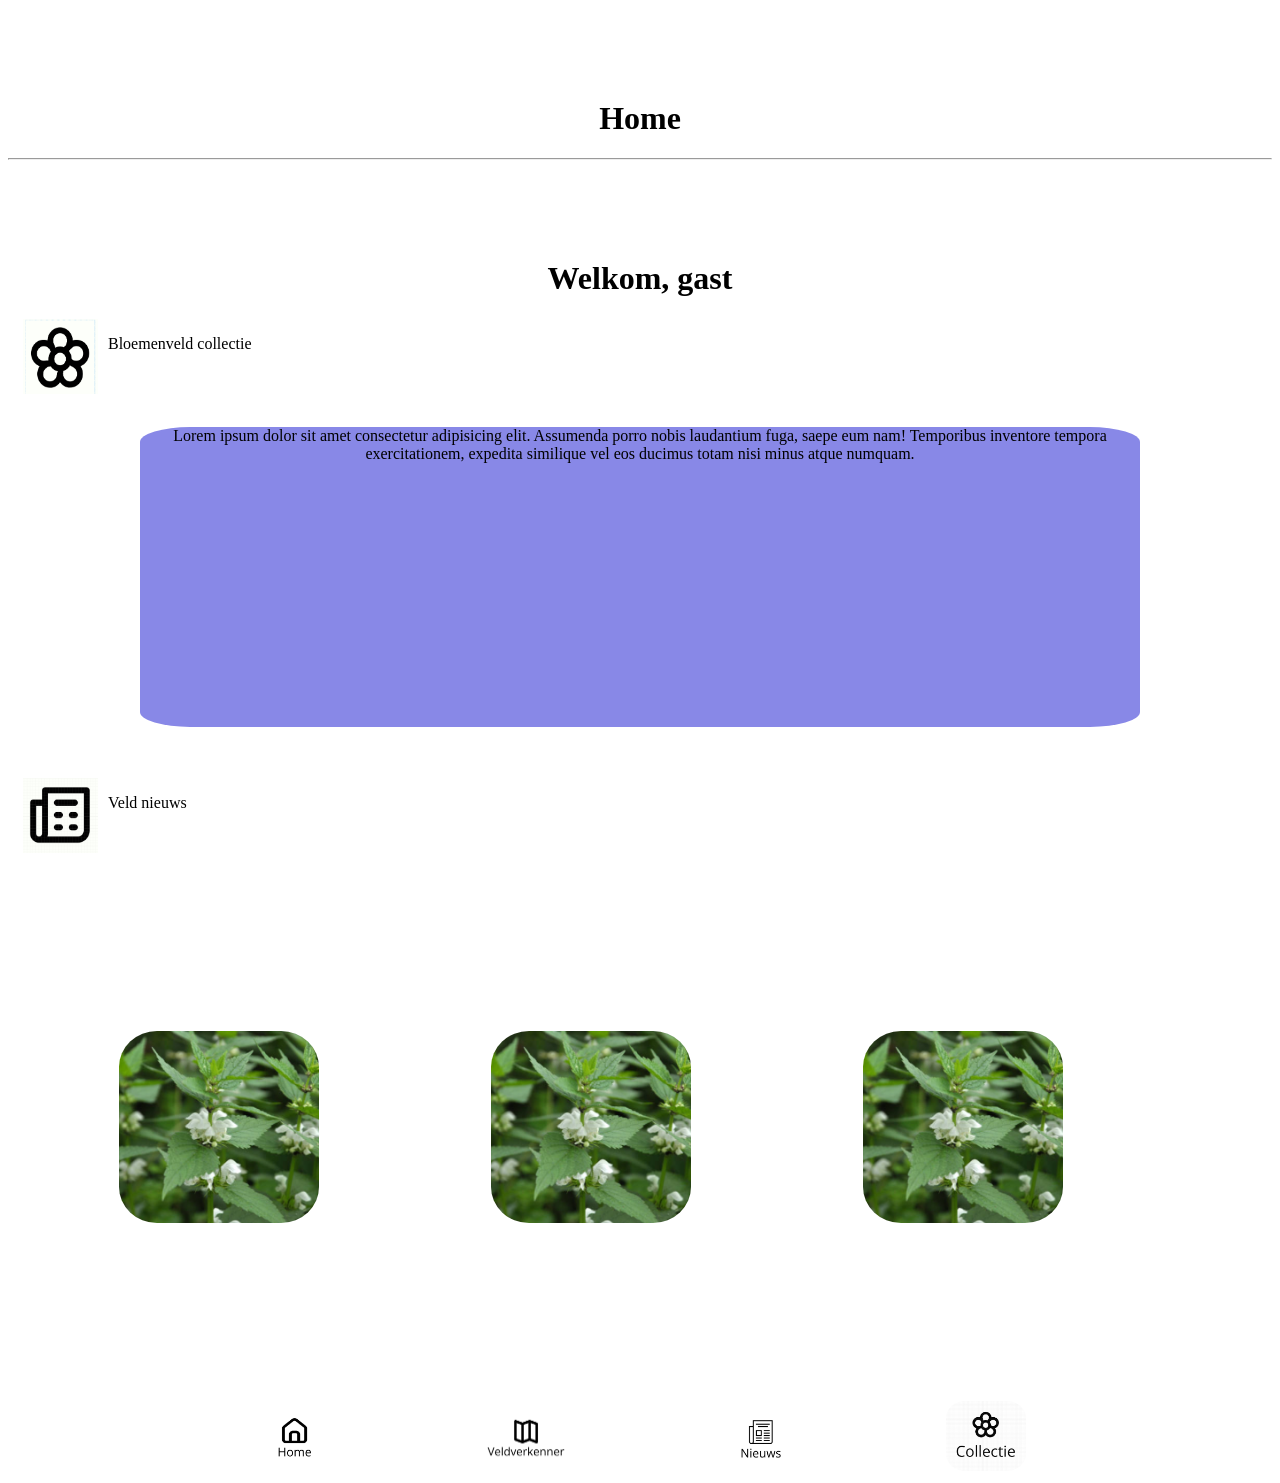
<file: index.html>
<!DOCTYPE html>
<html lang="en">
<head>
    <meta charset="UTF-8">
    <meta name="viewport" content="width=, initial-scale=1.0">
    <title>Homepage
    </title>
    <link rel="stylesheet" href="CSS/styles.css">
</head>
<body>
    <header>
        
        <h1>Home</h1>
    </header>

    <hr>
    <main>
        <h1 class="welkom">Welkom, gast</h1>

        <div class="BC">
           <img class="logo" src="Images/Logo.PNG"> 
           <p>Bloemenveld collectie</p>
        </div>
        <br>

           <div class="box">Lorem ipsum dolor sit amet consectetur adipisicing elit. Assumenda porro nobis laudantium fuga, saepe eum nam! Temporibus inventore tempora exercitationem, expedita similique vel eos ducimus totam nisi minus atque numquam.</div>
<br>
<br>
<div class="veld-nieuws">
    <img class="icon2" src="Images/veldkenner.PNG">
    <p>Veld nieuws</p>
</div>


<div class="carousel">
  <div class="carousel-track">
    <div class="group">
       <a href="https://coffeecompany.nl/locations/wibautstraat-7/">
    <div class="card"><img class="spots" src="Images/Header.PNG" alt="image of a coffee spot"></div>
</a>

<a href="https://hvana.nl/nieuws/dit-zijn-de-plekken-om-te-chillen-op-de-campus">
    <div class="card"><img class="spots" src="Images/Header.PNG" alt="image of a business building"></div>
</a>

<a href="https://www.hva.nl/locaties/wibauthuis-bibliotheek">
    <div class="card"><img class="spots" src="Images/Header.PNG" alt="image of a library"></div>
</a>

<a href="https://www.hva.nl/locaties/benno-premselahuis">
    <div class="card"><img class="spots" src="Images/Header.PNG" alt="image of the BPH house"></div>
</a>

<a href="https://www.hva.nl/locaties/jakoba-mulderhuis">
    <div class="card"><img class="spots" src="Images/Header.PNG" alt="image of the JMH house"></div>
</a>

<div class="group">

    <a href="https://www.youtube.com/watch?v=Q81r0pHQcbk">
        <div class="card"><img class="spots" src="Images/Header.PNG" alt="Image of Leeuwenburg building HvA"></div>
    </a>

    <a href="https://hvana.nl/nieuws/dit-zijn-de-plekken-om-te-chillen-op-de-campus">
        <div class="card"><img class="spots" src="Images/Header.PNG" alt="Image of SportCampusMeurerhuis"></div>
    </a>

    <a href="https://hvana.nl/nieuws/dit-zijn-de-plekken-om-te-chillen-op-de-campus">
        <div class="card"><img class="spots" src="Images/Header.PNG" alt="Image of NicotulpHuis"></div>
    </a>

    <a href="https://www.hva.nl/locaties/theo-thijssenhuis">
        <div class="card"><img class="spots" src="Images/Header.PNG" alt="Image of FoodSpot Wibauthuis"></div>
    </a>

    <a href="https://cafefest.nl/">
        <div class="card"><img class="spots" src="Images/Header.PNG" alt="Image of CafeFest"></div>
    </a>

</div>

<!-- Duplicate so it loops seamlessly -->

<div class="group" aria-hidden="true">

    <a href="https://coffeecompany.nl/locations/wibautstraat-7/" tabindex="-1">
        <div class="card"><img class="spots" src="Images/Header.PNG" alt="" loading="lazy" decoding="async"></div>
    </a>

    <a href="https://hvana.nl/nieuws/dit-zijn-de-plekken-om-te-chillen-op-de-campus" tabindex="-1">
        <div class="card"><img class="spots" src="Images/Header.PNG" alt="" loading="lazy" decoding="async"></div>
    </a>

    <a href="https://www.hva.nl/locaties/wibauthuis-bibliotheek" tabindex="-1">
        <div class="card"><img class="spots" src="Images/Header.PNG" alt="" loading="lazy" decoding="async"></div>
    </a>

    <a href="https://www.hva.nl/locaties/benno-premselahuis" tabindex="-1">
        <div class="card"><img class="spots" src="Images/Header.PNG" alt="" loading="lazy" decoding="async"></div>
    </a>

    <a href="https://www.hva.nl/locaties/jakoba-mulderhuis" tabindex="-1">
        <div class="card"><img class="spots" src="Images/Header.PNG" alt="" loading="lazy" decoding="async"></div>
    </a>

</div>

<div class="group" aria-hidden="true">

    <a href="https://www.youtube.com/watch?v=Q81r0pHQcbk" tabindex="-1">
        <div class="card"><img class="spots" src="Images/Header.PNG" alt="" loading="lazy" decoding="async"></div>
    </a>

    <a href="https://hvana.nl/nieuws/dit-zijn-de-plekken-om-te-chillen-op-de-campus" tabindex="-1">
        <div class="card"><img class="spots" src="Images/Header.PNG" alt="" loading="lazy" decoding="async"></div>
    </a>

    <a href="https://hvana.nl/nieuws/dit-zijn-de-plekken-om-te-chillen-op-de-campus" tabindex="-1">
        <div class="card"><img class="spots" src="Images/Header.PNG" alt="" loading="lazy" decoding="async"></div>
    </a>

    <a href="https://www.hva.nl/locaties/theo-thijssenhuis" tabindex="-1">
        <div class="card"><img class="spots" src="Images/Header.PNG" alt="" loading="lazy" decoding="async"></div>
    </a>

    <a href="https://cafefest.nl/" tabindex="-1">
        <div class="card"><img class="spots" src="Images/Header.PNG" alt="" loading="lazy" decoding="async"></div>
    </a>

</div>
    </div>
    
</div>
    </main>

    <footer class="navfooter">
        <a href="index.html" class="nav item">
            <img class="NF" src="Images/Home.PNG">
        </a>

        <a href="veldverkenner.html" class="nav item">
            <img class="NG" src="Images/Veldverkenner.PNG">
        </a>

        <a href="" class="nav item">
            <img class="NF" src="Images/news.PNG">
        </a>

        <a href="collectie.html" class="nav item">
            <img class="NF" src="Images/collectie.PNG">
        </a>


    </footer>
</body>
</html>
</file>
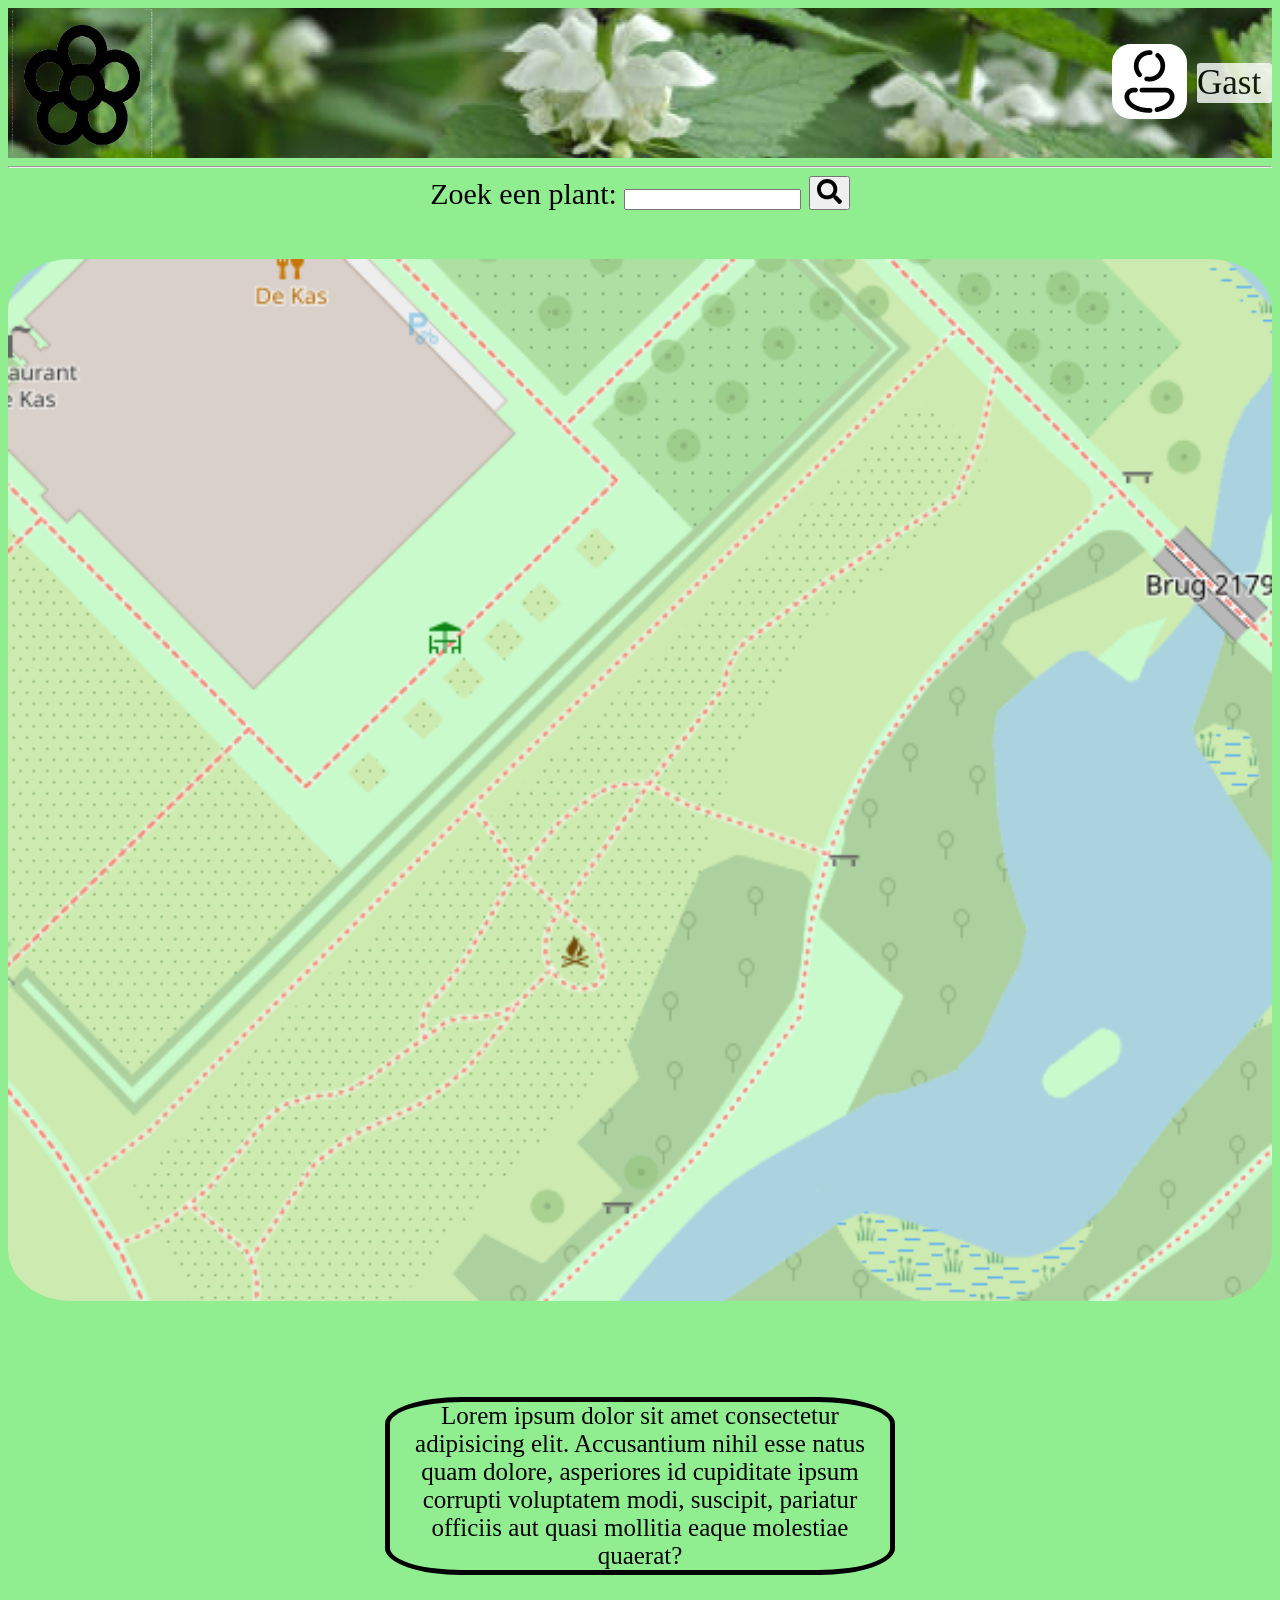
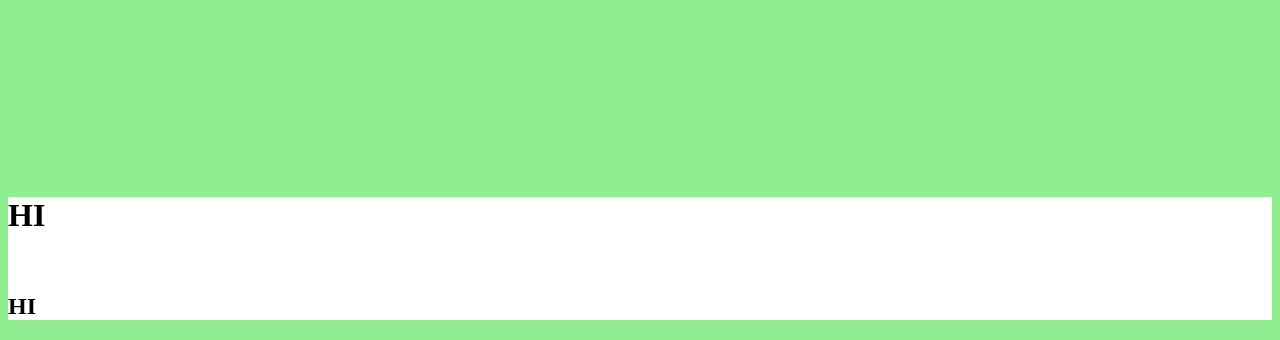
<file: hallo.html>
<!DOCTYPE html>
<html lang="en">
<head>
    <meta charset="UTF-8">
    <meta name="viewport" content="width=device-width, initial-scale=1.0">
    <title>Kaart verkenner</title>
    <link rel="stylesheet" href="styles.css">
</head>
<body>
<header>
  <img class="Logo" src="Images/Logo-removebg-preview.PNG">
    <div class="gast">
    <a href="Gast.HTML">
      <img src="Images/gast.JPEG" alt="Kaart">
    </a>
    <p class="Gast">Gast</p>
    </div>
</header>
  <hr>
<main>

   <div class="zoek">
    <label for="site-search">Zoek een plant:</label>
    <input type="search" id="site-search" name="q" />
    <button><svg viewBox="0 0 512 512" width="25" title="search">
    <path d="M505 442.7L405.3 343c-4.5-4.5-10.6-7-17-7H372c27.6-35.3 44-79.7 44-128C416 93.1 322.9 0 208 0S0 93.1 0 208s93.1 208 208 208c48.3 0 92.7-16.4 128-44v16.3c0 6.4 2.5 12.5 7 17l99.7 99.7c9.4 9.4 24.6 9.4 33.9 0l28.3-28.3c9.4-9.4 9.4-24.6.1-34zM208 336c-70.7 0-128-57.2-128-128 0-70.7 57.2-128 128-128 70.7 0 128 57.2 128 128 0 70.7-57.2 128-128 128z" />
    </svg></button>
    </div>

    <img class="Map" src="Images/Mapkaart Frankendael.png" alt="Mapkaart" usemap="#Mapkaart">

<!--Here we will put the coordinates of the map flower locations and the href will link to the information and opdrachten cards in figma-->
<map name="Mapkaart">
  <area shape="rect" coords="34,44,270,350" alt="Computer" href="computer.htm">
  <area shape="rect" coords="290,172,333,250" alt="Phone" href="phone.htm">
  <area shape="circle" coords="337,300,44" alt="Coffee" href="coffee.htm">
</map>
<p class="MapBIO">Lorem ipsum dolor sit amet consectetur adipisicing elit. Accusantium nihil esse natus quam dolore, asperiores id cupiditate ipsum corrupti voluptatem modi, suscipit, pariatur officiis aut quasi mollitia eaque molestiae quaerat?</p>


</main>

  <footer>
    <h1>HI</h1>
    <br>
    <h2>HI</h2>
  </footer>
  
</body>
</html>
</file>
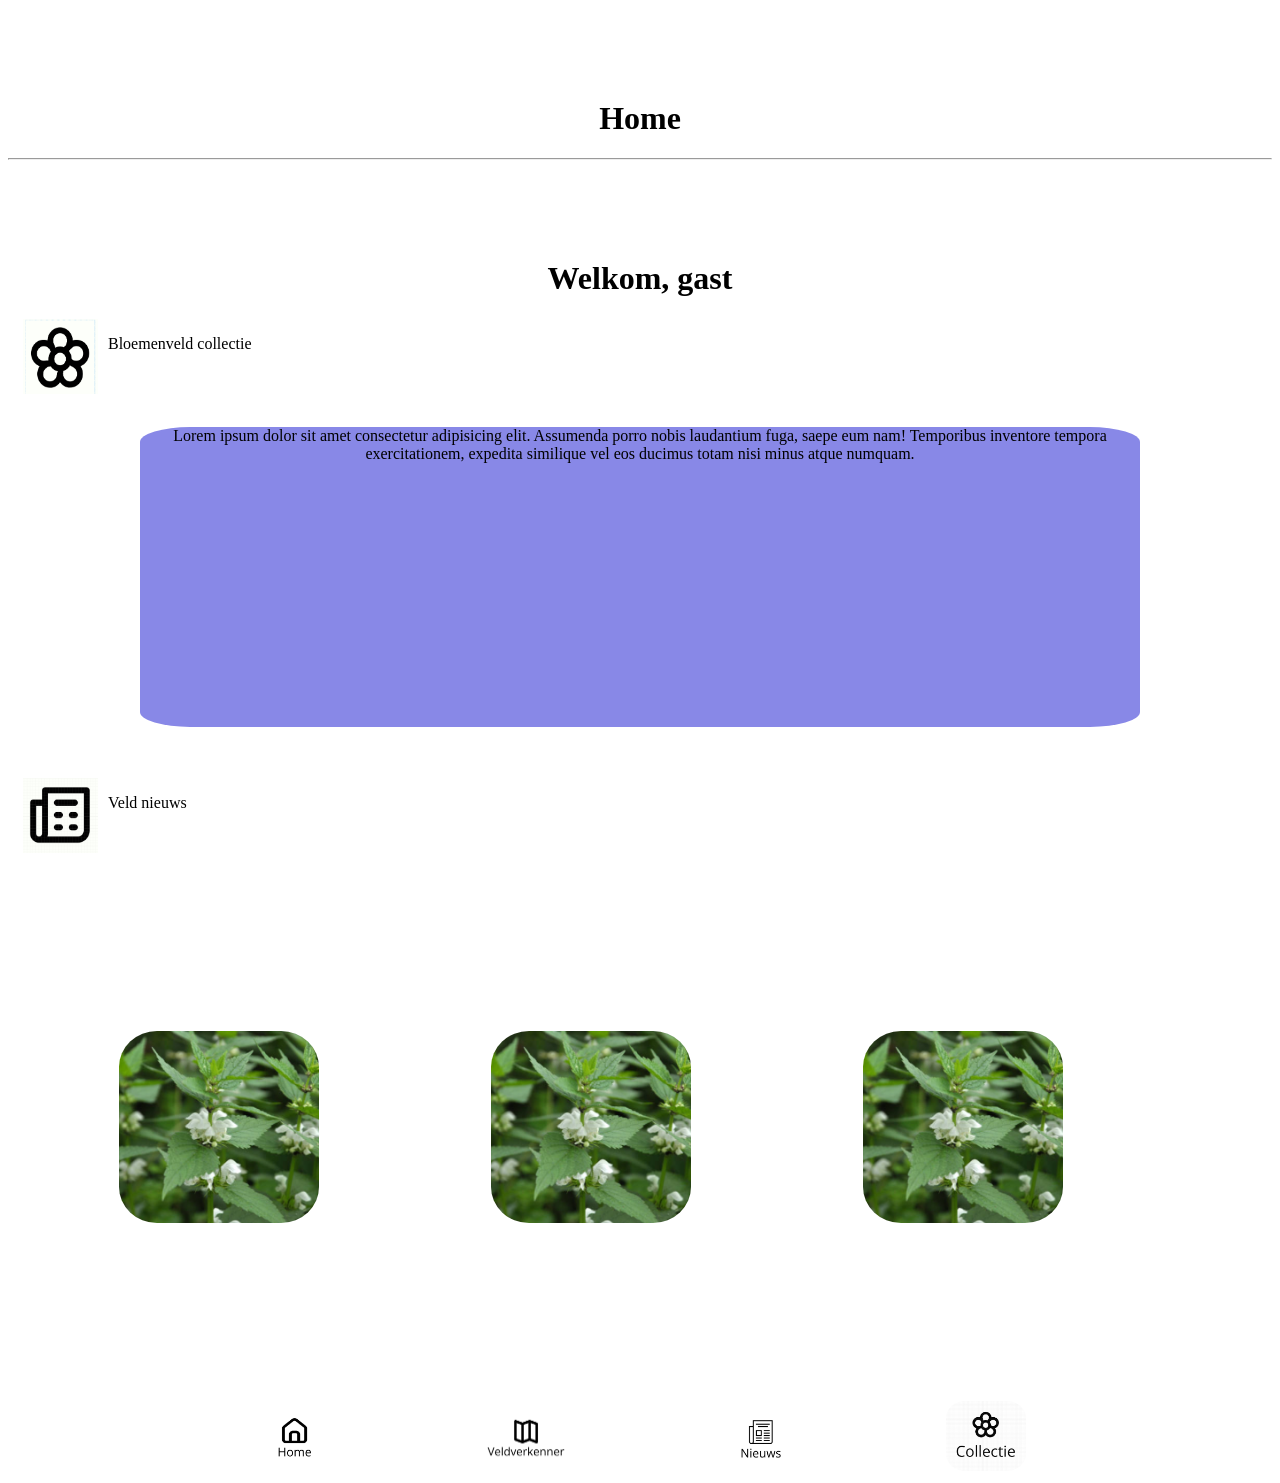
<file: home.html>
<!DOCTYPE html>
<html lang="en">
<head>
    <meta charset="UTF-8">
    <meta name="viewport" content="width=, initial-scale=1.0">
    <title>Homepage
    </title>
    <link rel="stylesheet" href="CSS/styles.css">
</head>
<body>
    <header>
        
        <h1>Home</h1>
    </header>

    <hr>
    <main>
        <h1 class="welkom">Welkom, gast</h1>

        <div class="BC">
           <img class="logo" src="Images/Logo.PNG"> 
           <p>Bloemenveld collectie</p>
        </div>
        <br>

           <div class="box">Lorem ipsum dolor sit amet consectetur adipisicing elit. Assumenda porro nobis laudantium fuga, saepe eum nam! Temporibus inventore tempora exercitationem, expedita similique vel eos ducimus totam nisi minus atque numquam.</div>
<br>
<br>
<div class="veld-nieuws">
    <img class="icon2" src="Images/veldkenner.PNG">
    <p>Veld nieuws</p>
</div>


<div class="carousel">
  <div class="carousel-track">
    <div class="group">
       <a href="https://coffeecompany.nl/locations/wibautstraat-7/">
    <div class="card"><img class="spots" src="Images/Header.PNG" alt="image of a coffee spot"></div>
</a>

<a href="https://hvana.nl/nieuws/dit-zijn-de-plekken-om-te-chillen-op-de-campus">
    <div class="card"><img class="spots" src="Images/Header.PNG" alt="image of a business building"></div>
</a>

<a href="https://www.hva.nl/locaties/wibauthuis-bibliotheek">
    <div class="card"><img class="spots" src="Images/Header.PNG" alt="image of a library"></div>
</a>

<a href="https://www.hva.nl/locaties/benno-premselahuis">
    <div class="card"><img class="spots" src="Images/Header.PNG" alt="image of the BPH house"></div>
</a>

<a href="https://www.hva.nl/locaties/jakoba-mulderhuis">
    <div class="card"><img class="spots" src="Images/Header.PNG" alt="image of the JMH house"></div>
</a>

<div class="group">

    <a href="https://www.youtube.com/watch?v=Q81r0pHQcbk">
        <div class="card"><img class="spots" src="Images/Header.PNG" alt="Image of Leeuwenburg building HvA"></div>
    </a>

    <a href="https://hvana.nl/nieuws/dit-zijn-de-plekken-om-te-chillen-op-de-campus">
        <div class="card"><img class="spots" src="Images/Header.PNG" alt="Image of SportCampusMeurerhuis"></div>
    </a>

    <a href="https://hvana.nl/nieuws/dit-zijn-de-plekken-om-te-chillen-op-de-campus">
        <div class="card"><img class="spots" src="Images/Header.PNG" alt="Image of NicotulpHuis"></div>
    </a>

    <a href="https://www.hva.nl/locaties/theo-thijssenhuis">
        <div class="card"><img class="spots" src="Images/Header.PNG" alt="Image of FoodSpot Wibauthuis"></div>
    </a>

    <a href="https://cafefest.nl/">
        <div class="card"><img class="spots" src="Images/Header.PNG" alt="Image of CafeFest"></div>
    </a>

</div>

<!-- Duplicate so it loops seamlessly -->

<div class="group" aria-hidden="true">

    <a href="https://coffeecompany.nl/locations/wibautstraat-7/" tabindex="-1">
        <div class="card"><img class="spots" src="Images/Header.PNG" alt="" loading="lazy" decoding="async"></div>
    </a>

    <a href="https://hvana.nl/nieuws/dit-zijn-de-plekken-om-te-chillen-op-de-campus" tabindex="-1">
        <div class="card"><img class="spots" src="Images/Header.PNG" alt="" loading="lazy" decoding="async"></div>
    </a>

    <a href="https://www.hva.nl/locaties/wibauthuis-bibliotheek" tabindex="-1">
        <div class="card"><img class="spots" src="Images/Header.PNG" alt="" loading="lazy" decoding="async"></div>
    </a>

    <a href="https://www.hva.nl/locaties/benno-premselahuis" tabindex="-1">
        <div class="card"><img class="spots" src="Images/Header.PNG" alt="" loading="lazy" decoding="async"></div>
    </a>

    <a href="https://www.hva.nl/locaties/jakoba-mulderhuis" tabindex="-1">
        <div class="card"><img class="spots" src="Images/Header.PNG" alt="" loading="lazy" decoding="async"></div>
    </a>

</div>

<div class="group" aria-hidden="true">

    <a href="https://www.youtube.com/watch?v=Q81r0pHQcbk" tabindex="-1">
        <div class="card"><img class="spots" src="Images/Header.PNG" alt="" loading="lazy" decoding="async"></div>
    </a>

    <a href="https://hvana.nl/nieuws/dit-zijn-de-plekken-om-te-chillen-op-de-campus" tabindex="-1">
        <div class="card"><img class="spots" src="Images/Header.PNG" alt="" loading="lazy" decoding="async"></div>
    </a>

    <a href="https://hvana.nl/nieuws/dit-zijn-de-plekken-om-te-chillen-op-de-campus" tabindex="-1">
        <div class="card"><img class="spots" src="Images/Header.PNG" alt="" loading="lazy" decoding="async"></div>
    </a>

    <a href="https://www.hva.nl/locaties/theo-thijssenhuis" tabindex="-1">
        <div class="card"><img class="spots" src="Images/Header.PNG" alt="" loading="lazy" decoding="async"></div>
    </a>

    <a href="https://cafefest.nl/" tabindex="-1">
        <div class="card"><img class="spots" src="Images/Header.PNG" alt="" loading="lazy" decoding="async"></div>
    </a>

</div>
    </div>
    
</div>
    </main>

    <footer class="navfooter">
        <a href="home.html" class="nav item">
            <img class="NF" src="Images/Home.PNG">
        </a>

        <a href="veldverkenner.html" class="nav item">
            <img class="NG" src="Images/Veldverkenner.PNG">
        </a>

        <a href="" class="nav item">
            <img class="NF" src="Images/news.PNG">
        </a>

        <a href="collectie.html" class="nav item">
            <img class="NF" src="Images/collectie.PNG">
        </a>


    </footer>
</body>
</html>
</file>
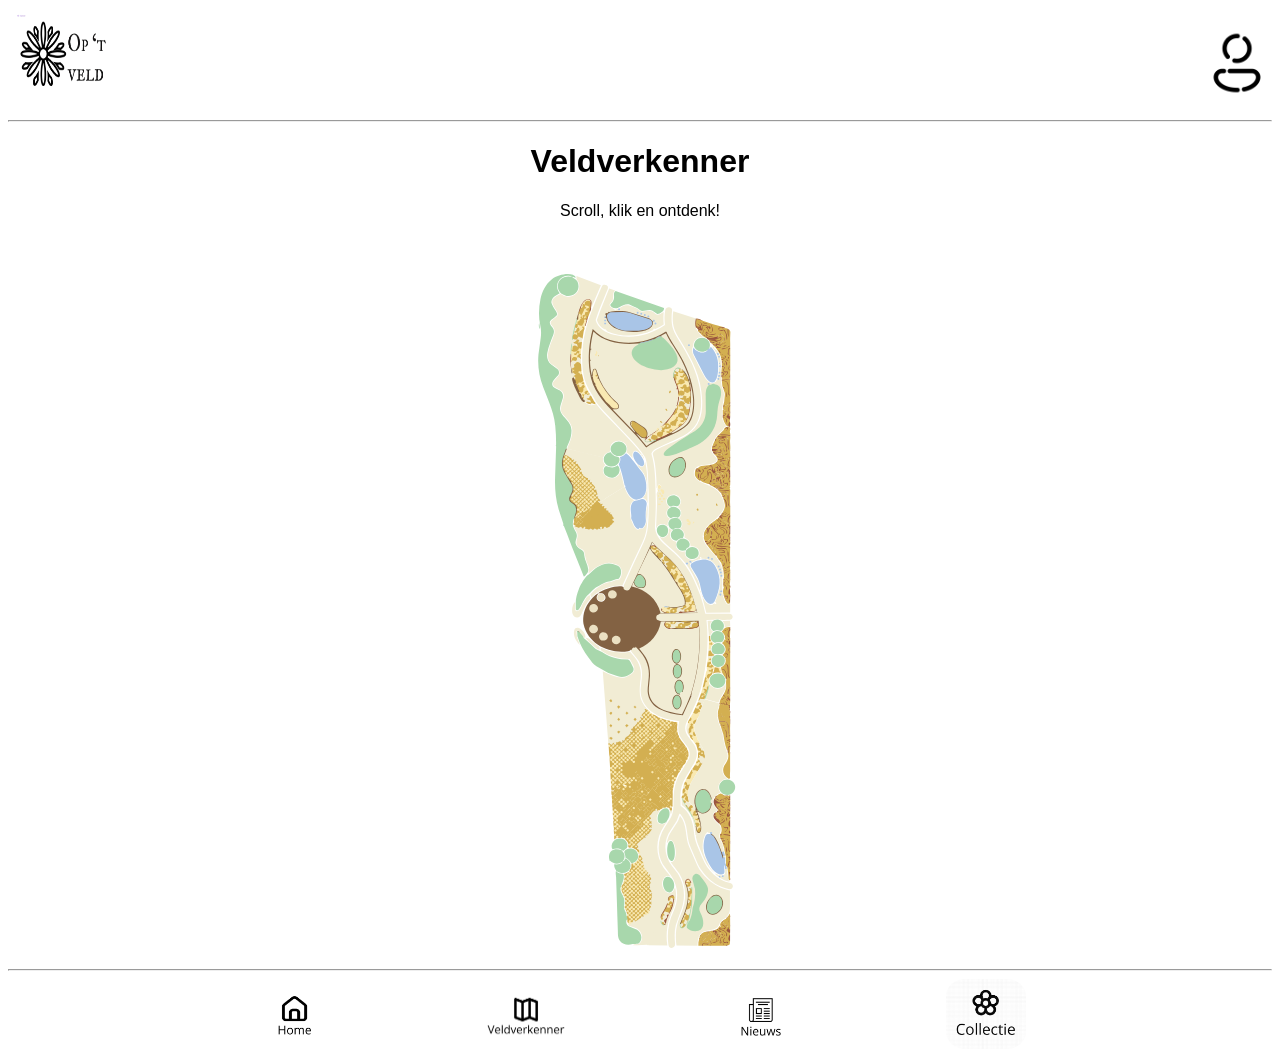
<file: veldverkenner.html>
<!DOCTYPE html>
<html lang="en">
<head>
    <meta charset="UTF-8">
    <meta name="viewport" content="width=device-width, initial-scale=1.0">
    <title>Veldverkenner</title>
    <link rel="stylesheet" href="CSS/styles2.css">
</head>
<body>
    <header>
        <img class="Logo"  src="Images/LOGO2-removebg-preview.png">
        <img class="Gast" src="Images/gast.JPEG">

    </header>
<hr>
    <main>
        <div class="introkaart">
        <h1>Veldverkenner</h1>
        <p>Scroll, klik en ontdenk!</p>
        </div>
        <div class="kaart-container">
        <img class="kaart" src="Images/Bloemenveld_kaart.svg">
        </div>

    </main>
    <hr>

    <footer class="navfooter">
        <a href="index.html" class="nav item">
            <img class="NF" src="Images/Home.PNG">
        </a>

        <a href="veldverkenner.html" class="nav item">
            <img class="NG" src="Images/Veldverkenner.PNG">
        </a>

        <a href="" class="nav item">
            <img class="NF" src="Images/news.PNG">
        </a>

        <a href="collectie.html" class="nav item">
            <img class="NF" src="Images/collectie.PNG">
        </a>


    </footer>
</body>
</html>
</file>
<file: CSS/styles.css>
h1{
    font-family: 'Times New Roman', Times, serif;
    text-align: center;
    margin-top: 100px;
    
}

.welkom{
    text-align: center;
    margin-top: 100px;
    font-family:'Times New Roman', Times, serif;
}

.logo{
    display: inline-flex;
    width: 75px;
    height: 75px;
}

.BC {
    margin: 15px;
    display: flex;
    text-align: left;
    gap: 10px;
}

.veld-nieuws{
    margin: 15px;
    display: flex;
    gap: 10px;
}

.icon2{
    width: 75px;
    height: 75px;
}

.box{
    display: flex;
    justify-content: center;
    margin: 0 auto;
    background-color: rgb(136, 136, 231);
    width: 300px;
    height: 200px;
    border-radius: 5%;
    text-align: center;

}

.archive {
  padding: 3rem 0;
  
}

.archive-header {
  display: flex;
  align-items: center;
  justify-content: space-between;
  position: relative;
}

.scroll{
    text-align: center;
}


.clickthis{
    text-align: center;
}


footer{
    padding: 0 var(--page-padding) 4rem;
}

footer hr{
    width: min(48rem, 100%);
    margin: 0 auto;

    border: none;
    border-top: 1px solid rgb(244 244 241 / 15%);
}

.bye{
    text-align: center;
    margin-top: 100px;

}

.Contact{
    list-style: none;
    display: flex;
    padding: 15px;
    gap: 100px;
    justify-content: center;
    text-decoration: none;
}

.Contact a{
    text-decoration: none;

    transition: color 0.3s ease;
}

.Contact a svg.contact-icon {
    width: 1em;
    height: 1em;

    margin-right: 0.4em;

    vertical-align: -0.12em;
}

.Contact a:hover,
.Contact a:focus-visible{
    color: pink;

    text-decoration: underline;
    text-underline-offset: 0.3em;
}

.carousel {
  margin: 100px auto;
  width: 90%;
  overflow: scroll;
  scrollbar-width: none;
  
}

.carousel-track {
  display: flex;
  align-items: center;
  width: max-content;
  animation: spin 30s linear infinite;
}

.carousel:hover .carousel-track,
.carousel:focus-within .carousel-track {
  animation-play-state: paused;
}



.card{
    flex: 0 0 4em;
    width: 300px;
    height: 300px;
    padding: 0.5em;
  --color-background: #080808;
  --color-text: #f4f4f1;
  --color-muted: #a3a3a0;

  --wave-one: #6b1f2a;
  --wave-two: #243f8f;
  --wave-three: #5b3f72;
    font-size: 3em;
    border-radius: .2em;
    text-align: center;
    align-content: center;
    flex-shrink: 0;
}

.spots{
    width: 200px;
    height: 4em;
    padding: 0.5em;
    border-radius: .2em;
    align-content: center;
    object-fit: cover;
    display: block;
    border-radius: 25%;
}

.group {
  display: flex;
  align-items: center;
  gap: 1.5em;
}

@keyframes spin {
  from { translate: 0; }
  to { translate: calc(-50% - 0.75em); }
}




.navfooter{
    display: flex;
    align-items: center;
    justify-content: center;
    gap: 0.3em;
    
}

.NF{
    width: 80px;
    border-radius: 25%;
}
.NG{
    width: 100px;
    border-radius: 25%;
}


@media(min-width:500px){
    .navfooter{
    gap: 9em;

    
}
.box{
    width: 1000px;
    height: 300px;
   

}

}
</file>
<file: styles.css>
body{
  Background: lightgreen;
}

header{
  display: flex;
  align-items: center;
  justify-content: space-between;
  background-image: url(Images/Header.PNG);
  background-position: center;
  background-size: cover;
  margin: 0;
  padding: 0;
}


.Logo{
  width: 150px;
  height: 150px;
}
.account{
  width: 25px;
  float: right;
  margin-top: 25px;
  border-radius: 15%;
}
.Account{
  float: right;
  width: 25px;
}

.gast img{
  width: 75px;
  height: 75px;
  border-radius: 25%;
}
.gast{
  display: flex;
  align-items: center;
  gap: 10px;
  margin-left: auto;
}

.Gast{
  width: 75px;
  font-size: 35px;
  background-color: white;
  opacity: 0.8;
  border-radius: 5%;
}
.zoek{
  Font-size: 30px;
  text-align: center;
  border-radius: 15%;
}

.Search{
  border-radius: 25%;
}

.tb, .wd{
  width: 300px;
  height:300px;
}

.Kaart img{
  width: 75px;
  height: 75px;
  float: right;
}


.col-container{
 flex-direction: column;
display: flex;
  justify-content: center;
  align-items: center;
}

.col1{
  margin-top: 150px;
  justify-content: center;
  padding-left: 15px;
  border-radius: 5%;
}

img{
  border-radius: 5%;
}

.BIO{
  padding: 15px;
  border: 5px solid;
  margin: 15px;
  width: 300px;
  border-radius: 15%;
  background: white;
}


.logo{
  width: 200px;
  
}


.Map{
  width: 600px;
  display: flex;
  border-radius: 5%;
  margin: 0 auto;
}

.MapBIO{
  display: flex;
  width: 20em;
  font-size: 25px;
  text-align: center;
  margin: 0 auto;
  margin-bottom: 200px;
  border: 5px solid;
  border-radius: 15%;
}

main{
  display: flex;
  flex-direction: column;
  gap: 3em;
}

footer{
  background-color: white;
}
.navfooter{
    display: flex;
    align-items: center;
    justify-content: center;
    gap: 5em;
}


.NF{
    display: flex;
    align-items: center;
    width: 130px;
    height: 130px;
   
    @media(min-width: 468px) {
        display: flex;
        justify-content: center;
        align-items: center;
    }
}

@media (min-width: 600px) {
.Map{
  width: 100%;
}

}

@media (min-width: 768px) {

    .col-container {
    display: flex;
    flex-direction: row;
    gap: 35px;
    justify-content: center;
    }

    .col1 {
        /* width: 100%; */
    }

}
</file>
<file: CSS/styles2.css>
.Logo{
    width: 120px;
    height: 100px;
}

.Gast{
    width: 70px;
    height: 70x;
    float: right;
    margin-top: 20px;
}

.introkaart{
    text-align: center;
    font-family: Arial, Helvetica, sans-serif
}

.kaart-container {
    width: 100%;
    display: flex;
    justify-content: center;
    overflow: hidden;
}

.kaart {
    width: 700px;
    height: 700px;
    transform: rotate(90deg);
    flex-shrink: 0;
    margin-top: 25px;
}

.Search{
    border-radius: 25%;
    background-color: lightgreen;
}

.navfooter{
    display: flex;
    align-items: center;
    justify-content: center;
    gap: 0.3em;
    
}

.NF{
    width: 80px;
    border-radius: 25%;
}
.NG{
    width: 100px;
    border-radius: 25%;
}

@media(min-width:500px){
    .navfooter{
    gap: 9em;

}
}

.tb, .wd{
    display: flex;
    justify-content: center;
    align-items: center;
    margin: 0 auto;
    margin-top: 55px;
    width: 150px;
    border-radius: 25%;
}
</file>
